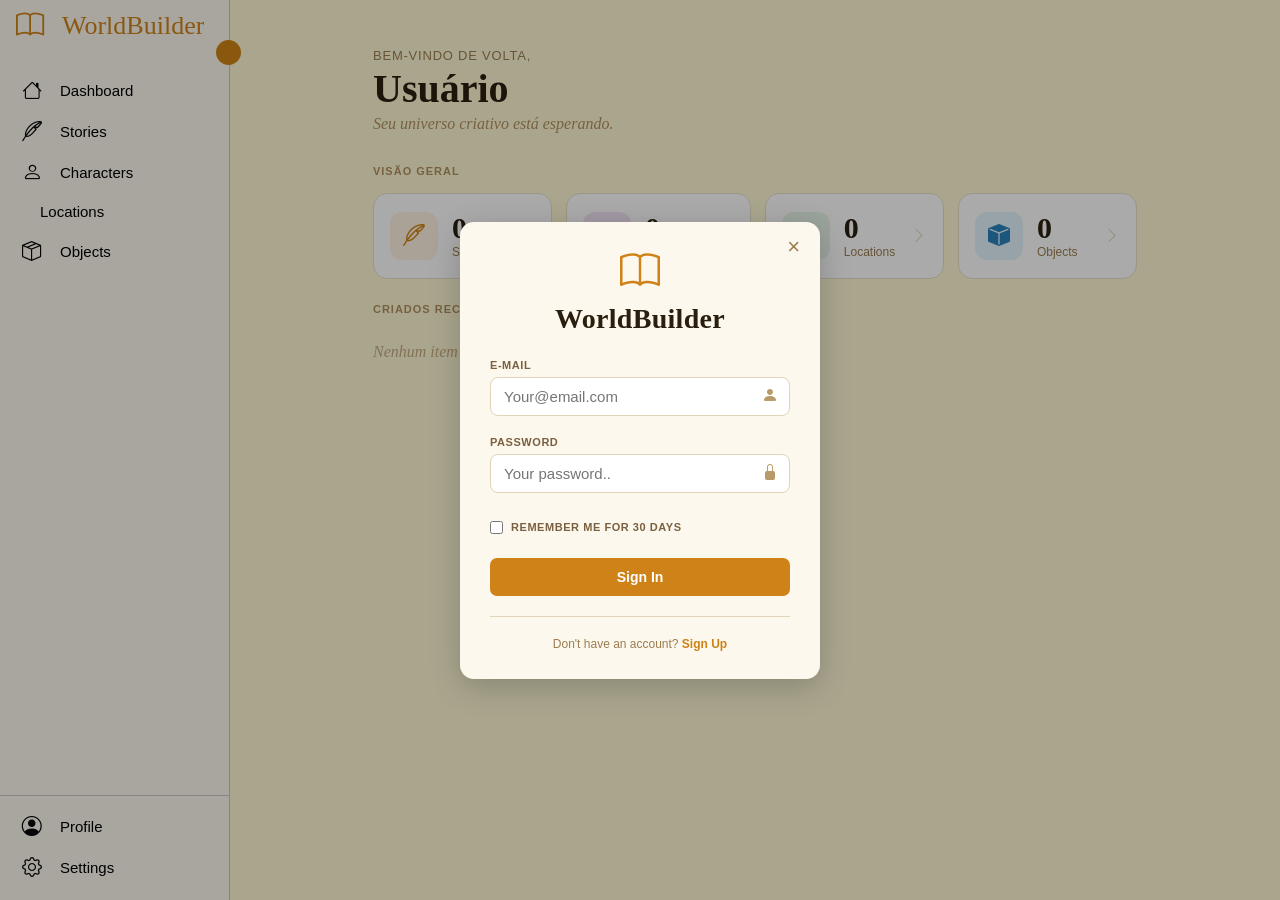
<file: index.html>
<!doctype html>
<html lang="pt-br">
  <head>
    <meta charset="UTF-8">
    <title>WorldBuilder</title>
    <link href="https://cdn.boxicons.com/3.0.8/fonts/basic/boxicons.min.css" rel="stylesheet">
    <link rel="stylesheet" href="https://cdn.jsdelivr.net/npm/bootstrap-icons@1.13.1/font/bootstrap-icons.min.css">
    <link href="Css/style.css" rel="stylesheet"/>
    <link href="Css/sections.css" rel="stylesheet"/>
    <link href="Css/frame.css" rel="stylesheet"/>
    <link href="Css/dashboard.css" rel="stylesheet"/>
    <link href="Css/C-Character.css" rel="stylesheet"/>
    <link href="Css/E-Object.css" rel="stylesheet"/>
  </head>
  <body>
    <header>
      <nav class="Sidebar Expand">
        <div class="Title-Expand">
          <i class="bi bi-book"></i>
          <span class="txt">WorldBuilder</span>
        </div>
        <i class="bx bx-chevron-right toggle" id="btn-exp"></i>
        <ul class="main-menu">
          <li class="item-bar">
            <a href="#A-Dashboard">
              <span class="icon"><i class="bi bi-house"></i></span>
              <span class="txt-link">Dashboard</span>
            </a>
          </li>
          <li class="item-bar">
            <a href="#B-Stories">
              <span class="icon"><i class="bi bi-feather"></i></span>
              <span class="txt-link">Stories</span>
            </a>
          </li>
          <li class="item-bar">
            <a href="#C-Characters">
              <span class="icon"><i class="bi bi-person"></i></span>
              <span class="txt-link">Characters</span>
            </a>
          </li>
          <li class="item-bar">
            <a href="#D-Locations">
              <span class="icon"><i class="bx bx-map"></i></span>
              <span class="txt-link">Locations</span>
            </a>
          </li>
          <li class="item-bar">
            <a href="#E-Objects">
              <span class="icon"><i class="bi bi-box-seam"></i></span>
              <span class="txt-link">Objects</span>
            </a>
          </li>
        </ul>

        <ul class="bottom-menu">
          <li class="item-bar">
            <a href="#Account">
              <span class="icon"><i class="bi bi-person-circle"></i></span>
              <span class="txt-link">Profile</span>
            </a>
          </li>
          <li class="item-bar">
            <a href="#Settings">
              <span class="icon"><i class="bi bi-gear"></i></span>
              <span class="txt-link">Settings</span>
            </a>
          </li>
        </ul>
      </nav>
    </header>
    <main>
      <div class="conteiner">
        <!-- ===== DASHBOARD ===== -->
        <section id="A-Dashboard">
          <div class="dashboard-wrapper">
            <div class="dash-header">
              <div class="dash-welcome">
                <p class="dash-greeting">Bem-vindo de volta,</p>
                <h1 class="dash-username" id="dash-username">Usuário</h1>
                <p class="dash-subtitle">Seu universo criativo está esperando.</p>
              </div>
            </div>

            <p class="dash-section-label">Visão Geral</p>
            <div class="dash-stats">
              <a class="dash-stat-card" href="#B-Stories">
                <div class="dash-stat-icon dash-icon-story"><i class="bi bi-feather"></i></div>
                <div class="dash-stat-body">
                  <span class="dash-stat-count" id="dash-count-stories">0</span>
                  <span class="dash-stat-label">Stories</span>
                </div>
                <i class="bi bi-chevron-right dash-stat-arrow"></i>
              </a>
              <a class="dash-stat-card" href="#C-Characters">
                <div class="dash-stat-icon dash-icon-char"><i class="bi bi-person-fill"></i></div>
                <div class="dash-stat-body">
                  <span class="dash-stat-count" id="dash-count-characters">0</span>
                  <span class="dash-stat-label">Characters</span>
                </div>
                <i class="bi bi-chevron-right dash-stat-arrow"></i>
              </a>
              <a class="dash-stat-card" href="#D-Locations">
                <div class="dash-stat-icon dash-icon-loc"><i class="bi bi-geo-alt-fill"></i></div>
                <div class="dash-stat-body">
                  <span class="dash-stat-count" id="dash-count-locations">0</span>
                  <span class="dash-stat-label">Locations</span>
                </div>
                <i class="bi bi-chevron-right dash-stat-arrow"></i>
              </a>
              <a class="dash-stat-card" href="#E-Objects">
                <div class="dash-stat-icon dash-icon-obj"><i class="bi bi-box-fill"></i></div>
                <div class="dash-stat-body">
                  <span class="dash-stat-count" id="dash-count-objects">0</span>
                  <span class="dash-stat-label">Objects</span>
                </div>
                <i class="bi bi-chevron-right dash-stat-arrow"></i>
              </a>
            </div>

            <p class="dash-section-label">Criados Recentemente</p>
            <div class="dash-recent" id="dash-recent">
              <p class="dash-empty">Nenhum item criado ainda.</p>
            </div>
          </div>
        </section>
        <section id="B-Stories">
          <div class="section-panel">
            <div class="section-tab">
              <h2>Stories</h2>
              <button class="btn-add" data-section="Stories" title="New Story">+</button>
            </div>
            <div class="section-search">
              <i class="bi bi-search"></i>
              <input type="text" placeholder="Search Story..." autocomplete="off">
            </div>
            <div class="divider"></div>
            <div class="section-list">

            </div>
          </div>
          
          <div class="section-content">
            <p class="section-placeholder">Select an existing item or create a new one to begin.</p>
          </div>
        </section>
        <section id="C-Characters">
          <div class="section-panel">
            <div class="section-tab">
              <h2>Characters</h2>
              <button class="btn-add" data-section="Characters" title="New Character">+</button>
            </div>
            <div class="section-search">
              <i class="bi bi-search"></i>
              <input type="text" placeholder="Search Character..." autocomplete="off">
            </div>
            <div class="divider"></div>
            <div class="section-list">

            </div>
          </div>
          <div class="section-content">
            <p class="section-placeholder">Select an existing item or create a new one to begin.</p>
          </div>
        </section>
        <section id="D-Locations">
          <div class="section-panel">
            <div class="section-tab">
              <h2>Locations</h2>
              <button class="btn-add" data-section="Locations" title="New Location">+</button>
            </div>
            <div class="section-search">
              <i class="bi bi-search"></i>
              <input type="text" placeholder="Search Location..." autocomplete="off">
            </div>
            <div class="divider"></div>
            <div class="section-list">
              
            </div>
          </div>
          <div class="section-content">
            <p class="section-placeholder">Select an existing item or create a new one to begin.</p>
          </div>
        </section>
        <section id="E-Objects">
          <div class="section-panel">
            <div class="section-tab">
              <h2>Objects</h2>
              <button class="btn-add" data-section="Objects" title="New Object">+</button>
            </div>
            <div class="section-search">
              <i class="bi bi-search"></i>
              <input type="text" placeholder="Search Object..." autocomplete="off">
            </div>
            <div class="divider"></div>
            <div class="section-list">
              
            </div>
          </div>
          <div class="section-content">
            <p class="section-placeholder">Select an existing item or create a new one to begin.</p>
          </div>
        </section>

        <section id="Account">
          <div class="account-wrapper">

            <!-- Header do perfil -->
            <div class="account-header">
              <div class="account-avatar">
                <i class="bi bi-person-fill"></i>
              </div>
              <div class="account-header-info">
                <span class="account-name">Username</span>
                <span class="account-email">user@email.com</span>
              </div>
            </div>
          </div>
        </section>
        <section id="Settings">
          <h1>Settings</h1>
        </section>
      </div>
    </main>
    <footer>

    </footer>
        <!-- Modal: criar novo item -->
    <div id="create-modal" class="modal-overlay">
      <div class="modal-box">
        <h3 class="modal-title">New Item</h3>
        <div class="modal-group">
          <label>Name</label>
          <input type="text" id="modal-name-input" placeholder="Enter a name..." autocomplete="off">
        </div>
        <div class="modal-actions">
          <button id="modal-cancel" class="modal-btn-cancel">Cancel</button>
          <button id="modal-confirm" class="modal-btn-confirm">Create</button>
        </div>
      </div>
    </div>
    <!-- Modal: Renomear item -->
    <div id="rename-modal" class="modal-overlay">
      <div class="modal-box">
        <h3 class="modal-title">Editar Name</h3>
        <div class="modal-group">
          <label>Name</label>
          <input type="text" id="rename-input" placeholder="Digite o novo nome..." autocomplete="off">
        </div>
        <p id="rename-error" class="modal-error"></p>
        <div class="modal-actions">
          <button id="rename-cancel" class="modal-btn-cancel">Cancel</button>
          <button id="rename-confirm" class="modal-btn-confirm">Confirm</button>
        </div>
      </div>
    </div>
      <!-- Modal: Login -->
    <div id="login-modal" class="modal-overlay open">
      <form class="modal-box">
        <button type="button" id="login-close" class="modal-btn-x" aria-label="close">&times;</button>
        <div class="modal-login-header">
          <i class="bi bi-book modal-login-icon"></i>
          <h3 class="modal-title">WorldBuilder</h3>
        </div>
        <div class="modal-group">
          <label>E-mail</label>
          <div class="input-wrap">
            <input type="email" id="login-email" placeholder="Your@email.com">
            <i class="bi bi-person-fill"></i>
          </div>
        </div>
        <div class="modal-group">
          <label>Password</label>
          <div class="input-wrap">
            <input type="password" id="login-password" placeholder="Your password.." autocomplete="current-password">
            <i class="bi bi-lock-fill"></i>
          </div>
        </div>
        <p id="login-error" class="modal-error"></p>
        <div class="modal-remember">
          <label class="remember-label">
            <input type="checkbox" id="login-remember">
            <span>Remember me for 30 days</span>
          </label>
        </div>
        <div class="modal-actions">
          <button id="login-confirm" class="modal-btn-confirm modal-btn-full">Sign In</button>
        </div>
        <hr class="modal-divider">
        <p class="modal-footer-link">Don't have an account? <a id="go-to-register">Sign Up</a></p>
      </form>
    </div>
      <!-- Modal: Cadastro -->
    <div id="register-modal" class="modal-overlay">
      <form class="modal-box">
        <button type="button" id="login-close" class="modal-btn-x" aria-label="close">&times;</button>
        <h3 class="modal-title">Create Account</h3>
        <div class="modal-group">
          <label>Username</label>
          <div class="input-wrap">
            <input type="text" id="register-username" placeholder="Choose a username..." autocomplete="username">
            <i class="bi bi-person-fill"></i>
          </div>
        </div>
        <div class="modal-group">
          <label>E-mail</label>
          <div class="input-wrap">
            <input type="email" id="register-email" placeholder="your@email.com" autocomplete="email">
            <i class="bi bi-envelope-fill"></i>
          </div>
        </div>
        <div class="modal-group">
          <label>Password</label>
          <div class="input-wrap">
            <input type="password" id="register-password" placeholder="Create a password..." autocomplete="new-password">
            <i class="bi bi-lock-fill"></i>
          </div>
        </div>
        <div class="modal-group">
          <label>Confirm Password</label>
          <div class="input-wrap">
            <input type="password" id="register-confirm-password" placeholder="Repeat your password..." autocomplete="new-password">
            <i class="bi bi-shield-lock-fill"></i>
          </div>
        </div>
        <p id="register-error" class="modal-error"></p>
        <hr class="modal-divider">
        <div class="modal-actions">
          <button id="register-confirm" class="modal-btn-confirm modal-btn-full">Sign Up</button>
        </div>
        <p class="modal-footer-link">Already have an account? <a id="go-to-login">Sign In</a></p>
      </form>
    </div>
    
    <script src="Js/navbar_script.js"></script>
    <script src="Js/sections_script.js"></script>
    <script src="Js/C-Charcter_script.js"></script>
    <script src="Js/E-Object_script.js"></script>
    <script src="Js/auth_script.js"></script>
  </body>
</html>
</file>
<file: Css/style.css>
* {
    margin: 0;
    padding: 0;
    box-sizing: border-box;
    font-family: 'Inter', sans-serif;
}

body {
    height: 100vh;
}


nav.Sidebar {
    width: 65px;
    height: 100vh;
    background-color: #fdf8ef;
    padding: 10px 12px;
    border-right: 1px solid #c6c6c6;

    position: fixed;
    top: 0;
    left: 0;

    display: flex;
    flex-direction: column;
    transition: .2s;
}

nav.Sidebar.Expand {
    width: 230px;
}

/* Toggle button */
.toggle {
    position: absolute;
    top: 40px;
    right: -12px;
    height: 25px;
    width: 25px;
    background: #cf8217;
    color: white;
    border-radius: 50%;
    font-size: 20px;
    display: flex;
    justify-content: center;
    align-items: center;
    cursor: pointer;
    transition: transform 0.25s ease;
    z-index: 10;
    flex-shrink: 0;
}

nav.Sidebar.Expand .toggle {
    transform: rotate(180deg);
}

/* Title */
.Title-Expand {
    display: flex;
    align-items: center;
    gap: 10px;
    padding-left: 8px;
    margin-bottom: 30px;
    cursor: default;
}

nav.Sidebar.Expand .Title-Expand {
    justify-content: flex-start;
    padding-left: 4px;
}

.Title-Expand>i {
    color: #cf8217;
    font-size: 28px;
}

.Title-Expand>span {
    font-family: 'Crimson Pro', serif;
    color: #cf8217;
    font-size: 26px;
    line-height: 1;
}

ul {
    list-style-type: none;
}

ul.main-menu {
    flex: 1;
}

ul li.item-bar {
    border-radius: 4px;
    transition: background 0.2s ease;
    margin-bottom: 5px;
}

ul li.item-bar a {
    display: flex;
    align-items: center;
    gap: 10px;
    color: #000000;
    text-decoration: none;
    font-size: 15px;
    font-weight: 500;
    padding: 8px 10px;
    border-radius: 4px;
}

ul li.item-bar a:hover {
    color: #ffffff;
}

ul li.item-bar a .txt-link {
    margin-left: 12px;
}

ul li.item-bar a .icon>i {
    font-size: 20px;
    color: #080808;
    transition: color 0.15s ease;
    display: flex;
}

ul li.item-bar:hover {
    background: #cf8217;
}

ul li.item-bar:hover a,
ul li.item-bar:hover a .icon>i {
    color: #ffffff;
}

ul li.ativo {
    background-color: #cf8217;
    border-radius: 4px;
}

/* Link text — hidden when collapsed */
ul li.item-bar a .txt-link,
.Title-Expand .txt {
    opacity: 0;
    max-width: 0;
    overflow: hidden;
    white-space: nowrap;
    transition: opacity 0.2s ease, max-width 0.25s ease;
    pointer-events: none;
    margin-left: 0;
}

nav.Sidebar.Expand ul li.item-bar a .txt-link,
nav.Sidebar.Expand .txt {
    opacity: 1;
    max-width: 160px;
    pointer-events: auto;
    margin-left: 8px;
}

ul li.ativo a,
ul li.ativo a .icon>i {
    color: #ffffff;
}

ul.bottom-menu {
    margin-top: auto;
    padding-top: 12px;
    border-top: 1px solid #c6c6c6;
    width: calc(100% + 24px); /* 12px de cada lado */
    margin-left: -12px;
    padding-left: 12px;
    padding-right: 12px;
}
/* === LAYOUT MAIN === */
main {
    margin-left: 65px;
    height: 100vh;
    transition: margin-left 0.2s;
}
nav.Sidebar.Expand + main,
body:has(nav.Sidebar.Expand) main {
    margin-left: 230px;
}
/*=== Selection ===*/
.conteiner {
    height: 100%;
    overflow: hidden;
}
</file>
<file: Css/sections.css>
:root{
    --primary-color: #fff9d5;
    --secondary-color: #fdf8ef;
}
/* ===== SECTIONS LAYOUT ===== */
section {
    display: none;
    height: 100%;
    background: var(--primary-color);
    font-family: 'Crimson Pro', serif;
    overflow: hidden;
}
section:target {
    display: flex;
    flex-direction: row;
}
#Account,
#Settings{
    background: var(--secondary-color);
}
.conteiner:not(:has(:target)) #A-Dashboard {
    display: flex;
    flex-direction: row;
}
/* ===== PANEL (lista lateral) ===== */
.section-panel {
    width: 250px;
    min-width: 250px;
    height: 100%;
    display: flex;
    flex-direction: column;
    border-right: 1px solid #e0d5b8;
    background: #fdf8ef;
    padding: 20px 14px;
    gap: 14px;
}
/* ===== CABEÇALHO DA ABA ===== */
.section-tab {
    display: flex;
    align-items: center;
    justify-content: space-between;
    padding: 0 2px;
}
.section-tab-actions {
    display: flex;
    align-items: center;
    gap: 6px;
    padding-left: 5px;
}
.section-tab h2 {
    font-family: 'Crimson Pro', serif;
    font-size: 26px;
    font-weight: 700;
    color: #2a1f0e;
    line-height: 1;
    flex: 1;
}
.section-tab .btn-add {
    background: none;
    border: none;
    color: #cf8217;
    font-size: 30px;
    cursor: pointer;
    line-height: 1;
    padding: 0 4px;
    display: flex;
    align-items: center;
    justify-content: center;
    border-radius: 4px;
    transition: background 0.15s, color 0.15s;
}
.section-tab .btn-add:hover {
    background: #cf821720;
    color: #b37428;
}
/* ===== VIEW TOGGLE BUTTONS ===== */
.view-toggle {
    display: flex;
    gap: 2px;
    align-items: center;
}
.view-btn {
    background: none;
    border: none;
    color: #b09060;
    font-size: 17px;
    cursor: pointer;
    padding: 4px 5px;
    border-radius: 4px;
    transition: background 0.15s, color 0.15s;
    display: flex;
    align-items: center;
}
.view-btn:hover {
    background: #cf821718;
    color: #cf8217;
}
.view-btn.active {
    background: #cf821725;
    color: #cf8217;
}
/* ===== SEARCH BAR ===== */
.section-search {
    display: flex;
    align-items: center;
    gap: 8px;
    background: #ffffff;
    border: 1px solid #e0d5b8;
    border-radius: 4px;
    padding: 8px 10px ;
    
}
.section-search i {
    color: #999;
    font-size: 20px;
    flex-shrink: 0;
}
.section-search input {
    border: none;
    outline: none;
    background: transparent;
    font-family: 'Inter', sans-serif;
    font-size: 18px;
    color: #444;
    width: 100%;
}
.section-search input::placeholder {
    color: #bbb;
}
.divider {
    border-top: 1px solid #c6c6c6;
    margin: 0 -14px;
}
/* ===== LISTA DE ITEMS ===== */
.section-list {
    display: flex;
    flex-direction: column;
    gap: 8px;
    overflow-y: auto;
    flex: 1;
}
.section-list::-webkit-scrollbar {
    width: 4px;
}
.section-list::-webkit-scrollbar-thumb {
    background: #e0d5b8;
    border-radius: 4px;
}
/* ===== GRID VIEW ===== */
.section-list.grid-view {
    display: grid;
    grid-template-columns: 1fr 1fr;
    gap: 8px;
    align-content: start;
    overflow-y: auto;
}
.section-list.grid-view .section-card {
    flex-direction: column;
    align-items: center;
    padding: 14px 6px 10px;
    gap: 8px;
    text-align: center;
}
.section-list.grid-view .card-info {
    width: 100%;
    align-items: center;
}
.section-list.grid-view .card-delete {
    top: 4px;
    right: 4px;
    font-size: 13px;
}
/* ===== CARD ===== */
.section-card {
    position: relative;
    display: flex;
    align-items: center;
    gap: 1wpx;
    background: #ffffff;
    border: 1px solid #e8dfc8;
    border-radius: 8px;
    padding: 10px 12px;
    cursor: pointer;
    transition: box-shadow 0.15s, border-color 0.15s;
    text-decoration: none;
}
.section-card:hover {
    box-shadow: 0 2px 8px #cf821720;
    border-color: #cf8217;
}
.section-card .card-thumb {
    width: 76px;
    height: 76px;
    min-width: 76px;
    background: #f0e8d0;
    border-radius: 8px;
    display: flex;
    align-items: center;
    justify-content: center;
    color: #cf8217;
    font-size: 20px;
    flex-shrink: 0;
    margin-right: 3px;
}
.card-thumb.thumb-stories    { background: #fff3e0; color: #cf8217; }
.card-thumb.thumb-characters { background: #f3e5f5; color: #8e44ad; }
.card-thumb.thumb-locations  { background: #e8f5e9; color: #27ae60; }
.card-thumb.thumb-objects    { background: #e3f2fd; color: #2980b9; }
.section-card .card-info {
    display: flex;
    flex-direction: column;
    gap: 3px;
    overflow: hidden;
    flex: 1;
}
.section-card .card-name {
    font-family: 'Crimson Pro', serif;
    font-size: 20px;
    font-weight: 600;
    color: #2a1f0e;
    white-space: nowrap;
    overflow: hidden;
    text-overflow: ellipsis;
}
.section-card .card-desc {
    font-family: 'Inter', sans-serif;
    font-size: 12px;
    color: #999;
    white-space: nowrap;
    overflow: hidden;
    text-overflow: ellipsis;
}

/* ===== CARD DELETE BUTTON ===== */
.card-delete {
    position: absolute;
    top: 6px;
    right: 6px;
    background: none;
    border: none;
    color: #c0392b;
    font-size: 15px;
    cursor: pointer;
    padding: 4px 5px;
    border-radius: 4px;
    opacity: 0;
    pointer-events: none;
    transition: opacity 0.15s, background 0.15s;
    line-height: 1;
    display: flex;
    align-items: center;
    justify-content: center;
    z-index: 2;
}
.section-card:hover .card-delete {
    opacity: 1;
    pointer-events: auto;
}
.card-delete:hover {
    background: #fdecea;
}
/* ===== PAGINATION ===== */
.section-pagination {
    display: flex;
    align-items: center;
    justify-content: center;
    gap: 4px;
    padding: 4px 0 0;
    flex-shrink: 0;
    flex-wrap: wrap;
}
.page-btn {
    background: none;
    border: 1px solid #e0d5b8;
    color: #6b5230;
    font-size: 13px;
    font-family: 'Inter', sans-serif;
    cursor: pointer;
    padding: 3px 9px;
    border-radius: 5px;
    transition: background 0.15s, color 0.15s, border-color 0.15s;
    min-width: 30px;
}
.page-btn:hover {
    background: #cf821720;
    border-color: #cf8217;
    color: #cf8217;
}
.page-btn.active {
    background: #cf8217;
    border-color: #cf8217;
    color: #fff;
    font-weight: 600;
    pointer-events: none;
}
.page-btn:disabled {
    opacity: 0.4;
    cursor: default;
}
/* ===== AREA DE CONTEÚDO (lado direito) ===== */
.section-content {
    flex: 1;
    height: 100%;
    display: flex;
    align-items: flex-start;
    justify-content: flex-start;
    overflow-y: auto;
    padding: 40px;
}
.section-content::-webkit-scrollbar {
    width: 4px;
}
.section-content::-webkit-scrollbar-thumb {
    background: #e0d5b8;
    border-radius: 4px;
}
.section-placeholder {
    font-family: 'Crimson Pro', serif;
    font-style: italic;
    font-size: 18px;
    color: #b09060;
    margin: auto;
}
/* ===== ITEM VIEW (section-content ao clicar) ===== */
.item-view {
    display: flex;
    flex-direction: column;
    align-items: flex-start;
    width: 100%;
    padding: 35px 48px 40px;
    gap: 32px;
}
.item-view-header {
    display: flex;
    align-items: center;
    gap: 28px;
    width: 100%;
}
.item-view-thumb {
    width: 90px;
    height: 90px;
    min-width: 90px;
    background: #f0e8d0;
    border-radius: 6px;
    display: flex;
    align-items: center;
    justify-content: center;
    color: #cf8217;
    font-size: 42px;
    border: 2px solid #e8dfc8;
}
.item-view-thumb.thumb-stories    { background: #fff6df; color: #cf8217; border-color: #f5d9a8; }
.item-view-thumb.thumb-characters { background: #f3e5f5; color: #8e44ad; border-color: #d7b8e8; }
.item-view-thumb.thumb-locations  { background: #e8f5e9; color: #27ae60; border-color: #a8d5b0; }
.item-view-thumb.thumb-objects    { background: #e3f2fd; color: #2980b9; border-color: #a8cfe8; }
.item-view-name-wrap {
    display: flex;
    align-items: center;
    gap: 12px;
}
.item-view-name {
    font-family: 'Crimson Pro', serif;
    font-size: 34px;
    font-weight: 700;
    color: #2a1f0e;
    line-height: 1.1;
}
.item-view-edit-btn {
    background: none;
    border: none;
    color: #cf8217;
    font-size: 20px;
    cursor: pointer;
    padding: 6px 8px;
    border-radius: 6px;
    display: flex;
    align-items: center;
    transition: background 0.15s, color 0.15s;
    flex-shrink: 0;
}
.item-view-edit-btn:hover {
    background: #cf821720;
    color: #b37428;
}
.item-category-title {
    font-family: 'Crimson Pro', serif;
    font-size: 30px;
    font-weight: 700;
    text-transform: uppercase;
    color: #725c3b;
    padding-bottom: 10px;
    margin-bottom: 16px;
    border-bottom: 2px solid #e0d5b8;
    width: 100%;
}

/* ===== CARD ACTIVE ===== */
.section-card.active {
    border-color: #cf8217;
    box-shadow: 0 2px 10px #cf821730;
    background: #fffdf5;
}

.account-wrapper {
    display: flex;
    flex-direction: column;
    height: 100%;
    width: 100%;
}
.account-header {
    display: flex;
    align-items: center;
    gap: 18px;
    padding: 28px 36px 20px 36px;
    border-bottom: 1px solid #e0d5b8;
    background: #fdf8ed;
    flex-shrink: 0;
}
.account-avatar {
    width: 64px;
    height: 64px;
    border-radius: 50%;
    background: #f0e8d0;
    border: 2px solid #cf8217;
    display: flex;
    align-items: center;
    justify-content: center;
    color: #cf8217;
    font-size: 32px;
    flex-shrink: 0;
}
.account-header-info {
    display: flex;
    flex-direction: column;
    gap: 3px;
}
.account-header-info .account-name {
    font-family: 'Crimson Pro', serif;
    font-size: 26px;
    font-weight: 700;
    color: #2a1f0e;
    line-height: 1;
}
.account-header-info .account-email {
    font-family: 'Inter', sans-serif;
    font-size: 13px;
    color: #9a7d50;
}
</file>
<file: Css/frame.css>
/* ===== MODAL BASE ===== */
.modal-overlay {
    display: none;
    position: fixed;
    inset: 0;
    background: #0005;
    z-index: 9999;
    align-items: center;
    justify-content: center;
}
.modal-overlay.open {
    display: flex;
}
.modal-box {
    position: relative; 
    background: #fdf8ed;
    border-radius: 14px;
    padding: 28px 30px;
    width: 340px;
    box-shadow: 0 8px 32px #0003;
    display: flex;
    flex-direction: column;
    gap: 18px;
    animation: modalIn 0.18s ease;
}
@keyframes modalIn {
    from { opacity: 0; transform: scale(0.94) translateY(-10px); }
    to   { opacity: 1; transform: scale(1) translateY(0); }
}
.modal-title {
    font-family: 'Crimson Pro', serif;
    font-size: 22px;
    font-weight: 700;
    color: #2a1f0e;
}
.modal-group {
    display: flex;
    flex-direction: column;
    gap: 6px;
}
.modal-group label {
    font-family: 'Inter', sans-serif;
    font-size: 11px;
    font-weight: 600;
    color: #7a6040;
    text-transform: uppercase;
    letter-spacing: 0.05em;
}
.modal-group .input-wrap {
    position: relative;
    display: flex;
    align-items: center;
}
.modal-group .input-wrap i {
    position: absolute;
    right: 12px;
    color: #b89a68;
    font-size: 16px;
    pointer-events: none;
}
.modal-group input,
.modal-group select {
    background: #fff;
    border: 1px solid #e0d5b8;
    border-radius: 8px;
    padding: 10px 38px 10px 13px;
    font-family: 'Inter', sans-serif;
    font-size: 15px;
    color: #2a1f0e;
    outline: none;
    transition: border-color 0.15s;
    width: 100%;
}
.modal-group input:focus,
.modal-group select:focus {
    border-color: #cf8217;
    box-shadow: 0 0 0 3px #cf821718;
}
.modal-actions {
    display: flex;
    justify-content: flex-end;
    gap: 10px;
}
.modal-btn-cancel {
    background: none;
    border: 1px solid #e0d5b8;
    border-radius: 7px;
    padding: 8px 18px;
    font-family: 'Inter', sans-serif;
    font-size: 13px;
    font-weight: 500;
    color: #7a6040;
    cursor: pointer;
    transition: background 0.15s;
}
.modal-btn-cancel:hover { background: #f0e8d0; }
.modal-btn-confirm {
    background: #cf8217;
    border: none;
    border-radius: 7px;
    padding: 8px 22px;
    font-family: 'Inter', sans-serif;
    font-size: 13px;
    font-weight: 600;
    color: #fff;
    cursor: pointer;
    transition: background 0.15s;
}
.modal-btn-confirm:hover { background: #b37428; }
/* ===== MODAL LOGIN ===== */
#login-modal .modal-box {
    width: 360px;
    gap: 20px;
}
.modal-login-header {
    display: flex;
    flex-direction: column;
    align-items: center;
    gap: 8px;
    padding-bottom: 4px;
}
.modal-login-icon {
    font-size: 40px;
    color: #cf8217;
}
#login-modal .modal-title {
    font-size: 28px;
    text-align: center;
    letter-spacing: 0.01em;
}
.modal-btn-full {
    width: 100%;
    justify-content: center;
    padding: 11px 0;
    font-size: 14px;
}
/* === Remember Me === */
.modal-remember {
    margin: 8px 0 4px 0;
}
.remember-label {
    display: flex;
    align-items: center;
    gap: 8px;
    cursor: pointer;
    font-family: 'Inter', sans-serif;
    font-size: 11px;
    font-weight: 600;
    color: #7a6040;
    text-transform: uppercase;
    letter-spacing: 0.05em;
}
.remember-label input[type="checkbox"] {
    width: 13px;
    height: 13px;
    accent-color: #cf8217;
    cursor: pointer;
    flex-shrink: 0;
}
/* ===== MODAL CADASTRO (wider) ===== */
#register-modal .modal-box {
    width: 420px;
}
.modal-divider {
    border: none;
    border-top: 1px solid #e0d5b8;
    margin: 0;
}
.modal-footer-link {
    font-family: 'Inter', sans-serif;
    font-size: 12px;
    color: #9a7d50;
    text-align: center;
}
.modal-footer-link a {
    color: #cf8217;
    text-decoration: none;
    font-weight: 600;
}
.modal-footer-link a:hover {
    text-decoration: underline;
}
.modal-error {
    display: none;
    font-family: 'Inter', sans-serif;
    font-size: 12px;
    color: #c0392b;
    background: #fdecea;
    border: 1px solid #f5c6c2;
    border-radius: 6px;
    padding: 8px 12px;
    text-align: center;
}
.modal-error:not(:empty) {
    display: block;
}
/* ===== BOTAO X DOS MODAIS ===== */
.modal-btn-x {
    position: absolute;
    top: 12px;
    right: 14px;
    background: none;
    border: none;
    font-size: 22px;
    line-height: 1;
    color: #9a7d50;
    cursor: pointer;
    padding: 2px 6px;
    border-radius: 5px;
    transition: background 0.15s, color 0.15s;
}
.modal-btn-x:hover {
    background: #f0e8d0;
    color: #5a3e1b;
}
</file>
<file: Css/dashboard.css>
/* ===== DASHBOARD ===== */
#A-Dashboard {
    overflow-y: auto;
    flex-direction: column !important;
}
.dashboard-wrapper {
    width: 100%;
    max-width: 860px;
    margin: 0 auto;
    padding: 48px 48px 60px;
    display: flex;
    flex-direction: column;
    gap: 16px;
}
.dash-header {
    display: flex;
    align-items: flex-start;
    justify-content: space-between;
    gap: 24px;
    margin-bottom: 8px;
}
.dash-welcome {
    display: flex;
    flex-direction: column;
    gap: 4px;
}
.dash-greeting {
    font-family: 'Inter', sans-serif;
    font-size: 13px;
    font-weight: 500;
    color: #9a7d50;
    text-transform: uppercase;
    letter-spacing: 0.06em;
}
.dash-username {
    font-family: 'Crimson Pro', serif;
    font-size: 40px;
    font-weight: 700;
    color: #2a1f0e;
    line-height: 1.1;
}
.dash-subtitle {
    font-family: 'Crimson Pro', serif;
    font-style: italic;
    font-size: 16px;
    color: #b09060;
}
.dash-section-label {
    font-family: 'Inter', sans-serif;
    font-size: 11px;
    font-weight: 700;
    text-transform: uppercase;
    letter-spacing: 0.09em;
    color: #b09060;
    margin-top: 8px;
}
.dash-stats {
    display: grid;
    grid-template-columns: repeat(4, 1fr);
    gap: 14px;
}
.dash-stat-card {
    display: flex;
    align-items: center;
    gap: 14px;
    background: #fff;
    border: 1px solid #e8dfc8;
    border-radius: 14px;
    padding: 18px 16px;
    text-decoration: none;
    cursor: pointer;
    transition: box-shadow 0.15s, border-color 0.15s, transform 0.12s;
}
.dash-stat-card:hover {
    box-shadow: 0 4px 16px #cf821722;
    border-color: #cf8217;
    transform: translateY(-2px);
}
.dash-stat-icon {
    width: 48px;
    height: 48px;
    min-width: 48px;
    border-radius: 12px;
    display: flex;
    align-items: center;
    justify-content: center;
    font-size: 22px;
}
.dash-icon-story    { background: #fff3e0; color: #cf8217; }
.dash-icon-char     { background: #f3e5f5; color: #8e44ad; }
.dash-icon-loc      { background: #e8f5e9; color: #27ae60; }
.dash-icon-obj      { background: #e3f2fd; color: #2980b9; }
.dash-stat-body {
    display: flex;
    flex-direction: column;
    gap: 2px;
    flex: 1;
}
.dash-stat-count {
    font-family: 'Crimson Pro', serif;
    font-size: 30px;
    font-weight: 700;
    color: #2a1f0e;
    line-height: 1;
}
.dash-stat-label {
    font-family: 'Inter', sans-serif;
    font-size: 12px;
    font-weight: 500;
    color: #9a7d50;
}
.dash-stat-arrow {
    color: #e0d5b8;
    font-size: 16px;
    flex-shrink: 0;
    transition: color 0.15s;
}
.dash-stat-card:hover .dash-stat-arrow { color: #cf8217; }
/* Recent items */
.dash-recent {
    display: flex;
    flex-direction: column;
    gap: 8px;
}
.dash-empty {
    font-family: 'Crimson Pro', serif;
    font-style: italic;
    font-size: 16px;
    color: #c4aa80;
    padding: 12px 0;
}
.dash-recent-item {
    display: flex;
    align-items: center;
    gap: 14px;
    background: #fff;
    border: 1px solid #e8dfc8;
    border-radius: 10px;
    padding: 12px 16px;
    text-decoration: none;
    cursor: pointer;
    transition: box-shadow 0.12s, border-color 0.12s;
}
.dash-recent-item:hover {
    box-shadow: 0 2px 10px #cf821718;
    border-color: #cf8217;
}
.dash-recent-icon {
    width: 36px;
    height: 36px;
    min-width: 36px;
    border-radius: 8px;
    display: flex;
    align-items: center;
    justify-content: center;
    font-size: 16px;
}
.dash-recent-info {
    display: flex;
    flex-direction: column;
    gap: 2px;
    flex: 1;
    overflow: hidden;
}
.dash-recent-name {
    font-family: 'Crimson Pro', serif;
    font-size: 17px;
    font-weight: 600;
    color: #2a1f0e;
    white-space: nowrap;
    overflow: hidden;
    text-overflow: ellipsis;
}
.dash-recent-section {
    font-family: 'Inter', sans-serif;
    font-size: 11px;
    color: #b09060;
    font-weight: 500;
    text-transform: uppercase;
    letter-spacing: 0.05em;
}
</file>
<file: Css/C-Character.css>
/* ===== CHARACTER ATTRIBUTES PANEL ===== */
.char-attrs {
    display: flex;
    flex-direction: column;
    gap: 8px;
    width: 100%;
}
.char-attrs-title {
    font-family: 'Crimson Pro', serif;
    font-size: 22px;
    font-weight: 700;
    color: #725c3b;
    padding-bottom: 10px;
    margin-bottom: 16px;
    border-bottom: 2px solid #e0d5b8;
    width: 100%;
}
.char-attrs-divider {
    content: '';
    flex: 1;
    height: 1px;
    background: #e0d5b8;
}
.char-attrs-grid {
    display: grid;
    grid-template-columns: 1fr 1fr;
    gap: 16px;
}
.char-attr-field {
    display: flex;
    flex-direction: column;
    gap: 6px;
}
.char-attr-field label {
    font-family: 'Inter', sans-serif;
    font-size: 12px;
    font-weight: 600;
    text-transform: uppercase;
    letter-spacing: 0.07em;
    color: #9a7d50;
}
.char-attr-select {
    appearance: none;
    -webkit-appearance: none;
    background: #fff url("data:image/svg+xml,%3Csvg xmlns='http://www.w3.org/2000/svg' width='12' height='8' viewBox='0 0 12 8'%3E%3Cpath d='M1 1l5 5 5-5' stroke='%238e44ad' stroke-width='1.8' fill='none' stroke-linecap='round'/%3E%3C/svg%3E") no-repeat right 12px center;
    border: 1.5px solid #e0d5b8;
    border-radius: 4px;
    padding: 9px 34px 9px 12px;
    font-family: 'Crimson Pro', serif;
    font-size: 16px;
    color: #2a1f0e;
    cursor: pointer;
    transition: border-color 0.15s, box-shadow 0.15s;
    width: 100%;
}
.char-attr-select:focus {
    outline: none;
    border-color: #8e44ad;
    box-shadow: 0 0 0 3px #aa17cf18;
}
.char-attr-select option[value=""] {
    color: #bbb;
}
.char-attr-input {
    border: 1.5px solid #e0d5b8;
    border-radius: 4px;
    padding: 9px 12px;
    font-family: 'Crimson Pro', serif;
    font-size: 16px;
    color: #2a1f0e;
    transition: border-color 0.15s, box-shadow 0.15s;
    width: 100%;
    box-sizing: border-box;
    background: #fff;
}
.char-attr-input:focus {
    outline: none;
    border-color: #8e44ad;
    box-shadow: 0 0 0 3px #aa17cf18;
}
.char-attr-textarea {
    border: 1.5px solid #e0d5b8;
    border-radius: 4px;
    padding: 10px 12px;
    font-family: 'Crimson Pro', serif;
    font-size: 16px;
    color: #2a1f0e;
    width: 100%;
    min-height: 100px;
    resize: vertical;
    transition: border-color 0.15s, box-shadow 0.15s;
    box-sizing: border-box;
    background: #fff;
}
.char-attr-textarea:focus {
    outline: none;
    border-color: #8e44ad;
    box-shadow: 0 0 0 3px #aa17cf18;
}
.char-attr-input::placeholder {
    color: #bbb;
}
.char-save-row {
    display: flex;
    align-items: center;
    gap: 14px;
    margin-top: 4px;
}
.char-save-btn {
    background: #8e44ad;
    color: #fff;
    border: none;
    border-radius: 6px;
    padding: 10px 22px;
    font-family: 'Crimson Pro', serif;
    font-size: 17px;
    font-weight: 600;
    cursor: pointer;
    transition: background 0.15s, box-shadow 0.15s;
}
.char-save-btn:hover {
    background: #74398e;
    box-shadow: 0 2px 8px #9914ba18;
}
.char-save-btn:disabled {
    opacity: 0.6;
    cursor: default;
}
.char-save-status {
    font-family: 'Inter', sans-serif;
    font-size: 13px;
    color: #9a7d50;
    transition: opacity 0.3s;
}
.char-save-status.saved {
    color: #5a9a50;
}
.char-save-status.error {
    color: #c0392b;
}
</file>
<file: Css/E-Object.css>
/* ===== OBJECT ATTRIBUTES PANEL ===== */
.obj-attrs {
    display: flex;
    flex-direction: column;
    gap: 8px;
    width: 100%;
}
.obj-attrs-title {
    font-family: 'Crimson Pro', serif;
    font-size: 22px;
    font-weight: 700;
    color: #725c3b;
    padding-bottom: 10px;
    margin-bottom: 16px;
    border-bottom: 2px solid #e0d5b8;
    width: 100%;
}
.obj-attrs-grid {
    display: grid;
    grid-template-columns: 1fr 1fr;
    gap: 16px;
}
.obj-attr-field {
    display: flex;
    flex-direction: column;
    gap: 6px;
}
.obj-attr-field label {
    font-family: 'Inter', sans-serif;
    font-size: 12px;
    font-weight: 600;
    text-transform: uppercase;
    letter-spacing: 0.07em;
    color: #9a7d50;
}
.obj-attr-select {
    appearance: none;
    -webkit-appearance: none;
    background: #fff url("data:image/svg+xml,%3Csvg xmlns='http://www.w3.org/2000/svg' width='12' height='8' viewBox='0 0 12 8'%3E%3Cpath d='M1 1l5 5 5-5' stroke='%232980b9' stroke-width='1.8' fill='none' stroke-linecap='round'/%3E%3C/svg%3E") no-repeat right 12px center;
    border: 1.5px solid #e0d5b8;
    border-radius: 4px;
    padding: 9px 34px 9px 12px;
    font-family: 'Crimson Pro', serif;
    font-size: 16px;
    color: #2a1f0e;
    cursor: pointer;
    transition: border-color 0.15s, box-shadow 0.15s;
    width: 100%;
}
.obj-attr-select:focus {
    outline: none;
    border-color: #2980b9;
    box-shadow: 0 0 0 3px #2980b918;
}
.obj-attr-select option[value=""] {
    color: #bbb;
}
.obj-attr-input {
    border: 1.5px solid #e0d5b8;
    border-radius: 4px;
    padding: 9px 12px;
    font-family: 'Crimson Pro', serif;
    font-size: 16px;
    color: #2a1f0e;
    transition: border-color 0.15s, box-shadow 0.15s;
    width: 100%;
    box-sizing: border-box;
    background: #fff;
}
.obj-attr-input:focus {
    outline: none;
    border-color: #2980b9;
    box-shadow: 0 0 0 3px #2980b918;
}
.obj-attr-input::placeholder {
    color: #bbb;
}
.obj-attr-textarea {
    border: 1.5px solid #e0d5b8;
    border-radius: 8px;
    padding: 10px 12px;
    font-family: 'Crimson Pro', serif;
    font-size: 16px;
    color: #2a1f0e;
    width: 100%;
    min-height: 100px;
    resize: vertical;
    transition: border-color 0.15s, box-shadow 0.15s;
    box-sizing: border-box;
    background: #fff;
}
.obj-attr-textarea:focus {
    outline: none;
    border-color: #2980b9;
    box-shadow: 0 0 0 3px #2980b918;
}
.obj-attr-textarea::placeholder {
    color: #bbb;
}
.obj-save-row {
    display: flex;
    align-items: center;
    gap: 14px;
    margin-top: 4px;
}
.obj-save-btn {
    background: #2980b9;
    color: #fff;
    border: none;
    border-radius: 6px;
    padding: 10px 22px;
    font-family: 'Crimson Pro', serif;
    font-size: 17px;
    font-weight: 600;
    cursor: pointer;
    transition: background 0.15s, box-shadow 0.15s;
}
.obj-save-btn:hover {
    background: #1f6799;
    box-shadow: 0 2px 8px #2980b930;
}
.obj-save-btn:disabled {
    opacity: 0.6;
    cursor: default;
}
.obj-save-status {
    font-family: 'Inter', sans-serif;
    font-size: 13px;
    color: #9a7d50;
    transition: opacity 0.3s;
}
.obj-save-status.saved {
    color: #5a9a50;
}
.obj-save-status.error {
    color: #c0392b;
}
</file>
